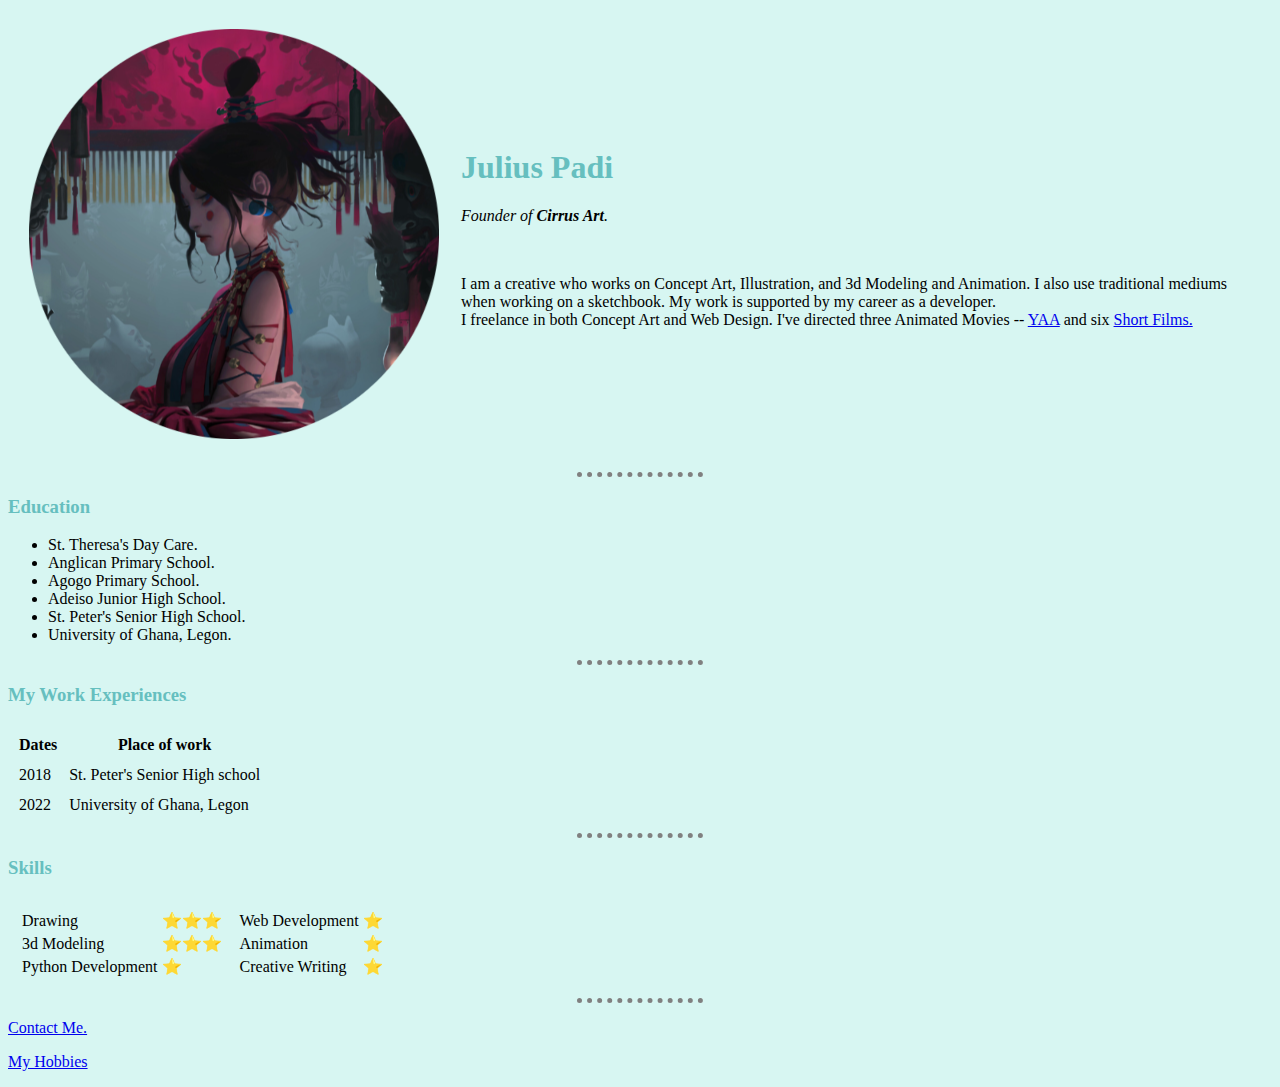
<file: index.html>
<!DOCTYPE html>
<html lang="en">
<head>
    <meta charset="UTF-8">
    <meta http-equiv="X-UA-Compatible" content="IE=edge">
    <meta name="viewport" content="width=device-width, initial-scale=1.0">
    <title>😎 Julius' Personal Site</title>
    <link rel="stylesheet" href="css/styles.css">
</head>
<body>
    <table cellspacing = "20">
        <tr>
            <td>    <img src="images/profile_pic-modified (1).png" alt="Yep, that's me.">
            </td>
            <td>
                <h1>Julius Padi</h1>
                <p><em>Founder of <strong>Cirrus Art</strong>.</em></p>
                <br>
                <p>I am a creative who works on Concept Art, Illustration, and 3d Modeling and Animation. I also
                use traditional mediums when working on a sketchbook. My work is supported by my career as a developer. <br>I
                freelance in both Concept Art and Web Design. I've directed three Animated Movies -- <a href="#">YAA</a>
                and six <a href="#">Short Films.</a>
                </p>
            </td>
        </tr>
    </table>
    <hr>
    <h3>Education</h3>
    <p>
         <ul>
            <li>St. Theresa's Day Care.</li>
            <li>Anglican Primary School.</li>
            <li>Agogo Primary School.</li>
            <li>Adeiso Junior High School.</li>
            <li>St. Peter's Senior High School.</li>
            <li>University of Ghana, Legon.</li>
         </ul>
    <hr>
    <h3>My Work Experiences</h3>     
     <table cellspacing = "10">
        <thead>
            <th>Dates</th>
            <th>Place of work</th>
        </thead>
         <tbody>
            <tr>
                <td>2018</td>
                <td>St. Peter's Senior High school</td>
            </tr>
            <tr>
                <td>2022</td>
                <td>University of Ghana, Legon</td>
            </tr>        
         </tbody>
     </table>
     <hr>
     <h3>Skills</h3>
     <table cellspacing = "10" >
        <tr>
            <td>
                <table>
                    <tr>
                        <td>Drawing</td>
                        <td>⭐⭐⭐</td>
                    </tr>
                    <tr>
                        <td>3d Modeling</td>
                        <td>⭐⭐⭐</td>
                    </tr>
                    <tr>
                        <td>Python Development</td>
                        <td>⭐</td>
                    </tr>
                </table>
            </td>
            <td>
                <table>
                    <tr>
                        <td>Web Development</td>
                        <td>⭐</td>
                    </tr>
                    <tr>
                        <td>Animation</td>
                        <td>⭐</td>
                    </tr>
                    <tr>
                        <td>Creative Writing</td>
                        <td>⭐</td>
                    </tr>
                </table>
            </td>
        </tr>
     </table>
     <hr>
     <p>
        <a href="contacts.html">Contact Me.</a>
    </p>
    <p><a href="hobbies.html">My Hobbies</a></p>


</body>
</html>
</file>
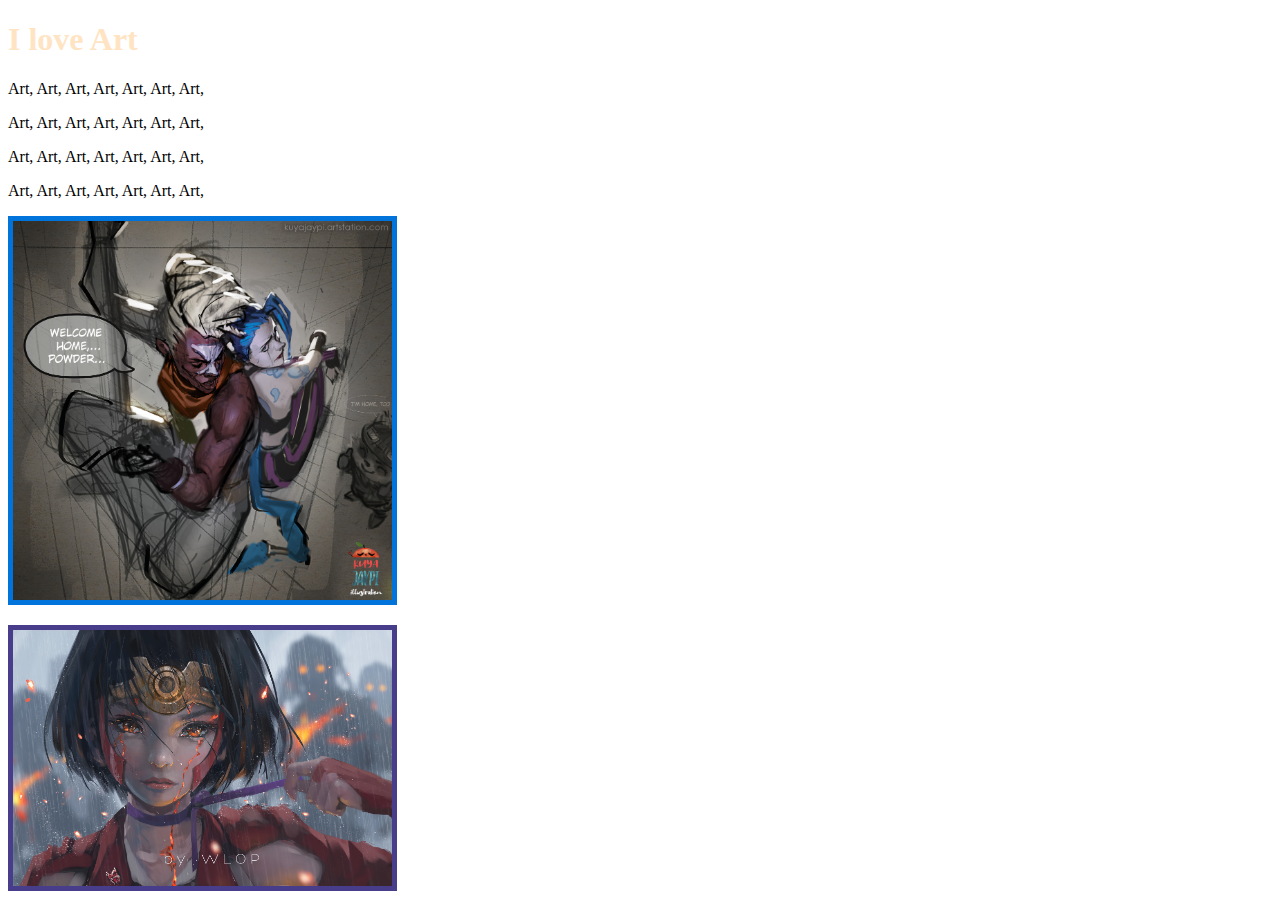
<file: Art/index.html>
<!DOCTYPE html>
<html lang="en">
<head>
    <meta charset="UTF-8">
    <meta http-equiv="X-UA-Compatible" content="IE=edge">
    <meta name="viewport" content="width=device-width, initial-scale=1.0">
    <link rel="stylesheet" href="styles.css">
    <title>Document</title>
</head>
<body>
    <h1 id="heading">I love Art</h1>

    <p>Art, Art, Art, Art, Art, Art, Art,</p>
    <p>Art, Art, Art, Art, Art, Art, Art,</p>
    <p>Art, Art, Art, Art, Art, Art, Art,</p>
    <p>Art, Art, Art, Art, Art, Art, Art,</p>

    <p><img class="first-picture" src="artpic.jpg" alt="Picture of Jinx and Ekko"></p>
    <p><img class="second-picture" src="artpic2.jpg" alt="Picture of a cute girl"></p>
</body>
</html>
</file>
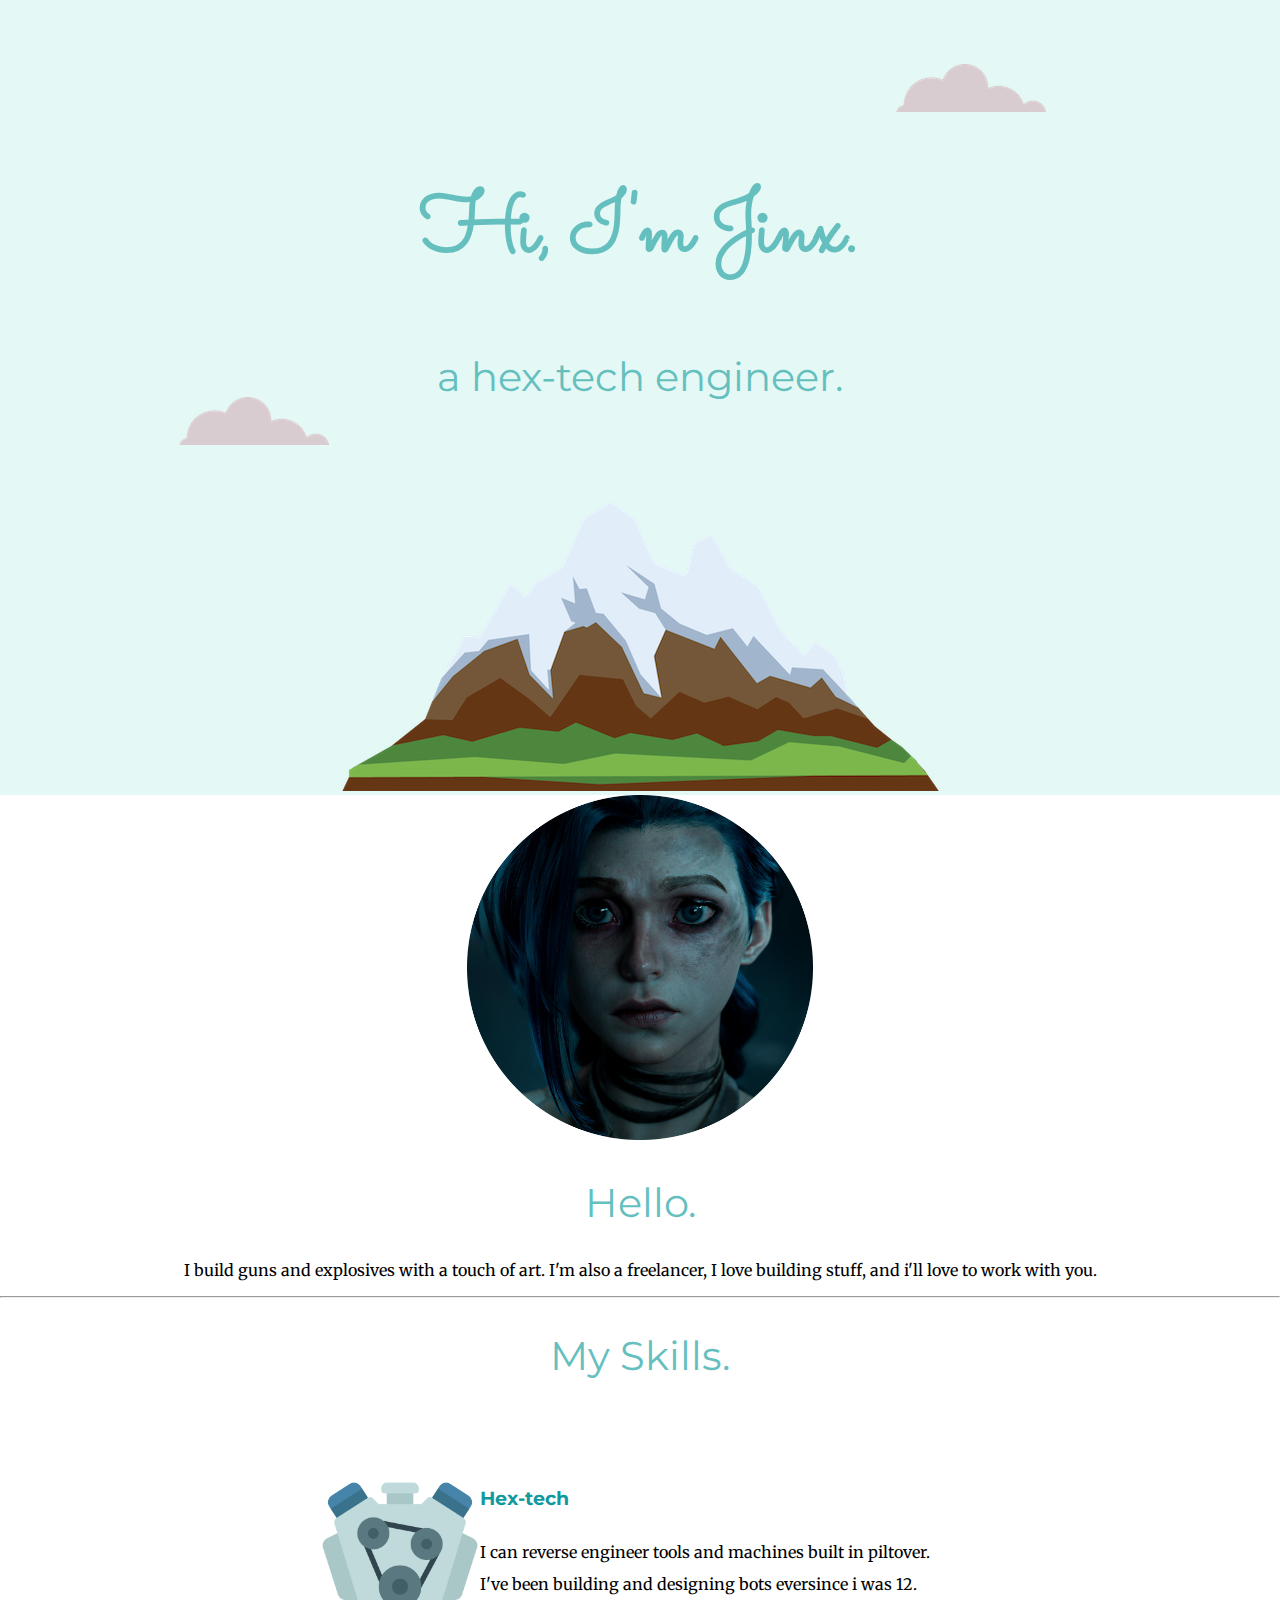
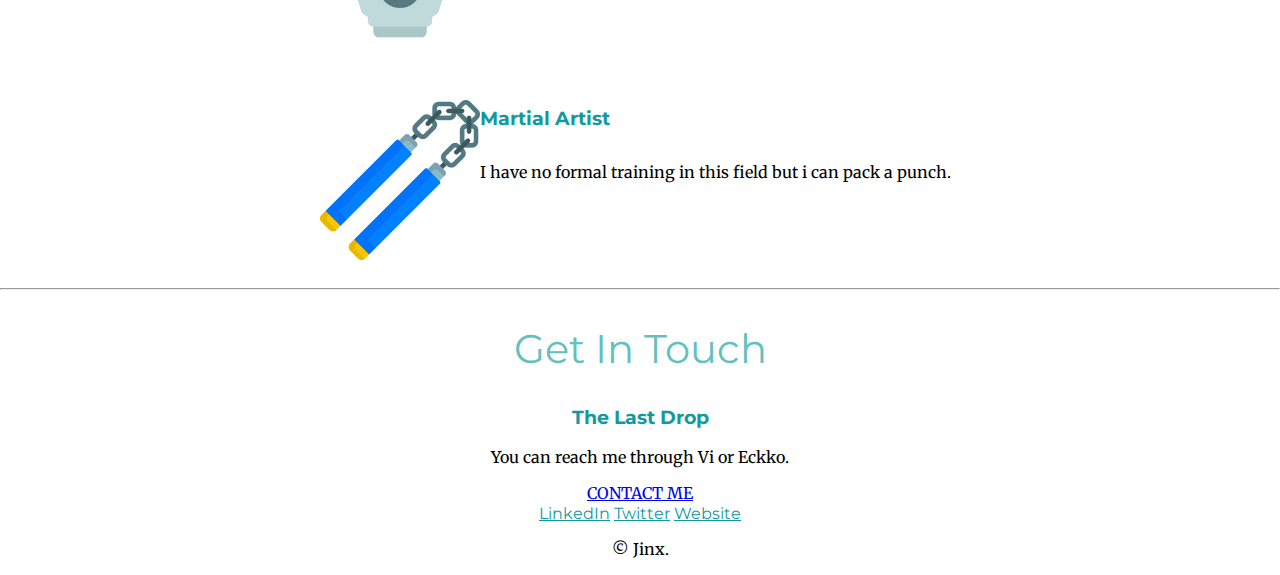
<file: CSS - My Site/index.html>
<!DOCTYPE html>
<html lang="en">
  <head>
    <meta charset="UTF-8" />
    <meta http-equiv="X-UA-Compatible" content="IE=edge" />
    <meta name="viewport" content="width=device-width, initial-scale=1.0" />
    <link rel="stylesheet" href="css/styles.css" />
    <link rel="icon" href="images/favicon.ico" />
    <link rel="preconnect" href="https://fonts.googleapis.com" />
    <link rel="preconnect" href="https://fonts.gstatic.com" crossorigin />
    <link
      href="https://fonts.googleapis.com/css2?family=Merriweather:ital@1&family=Montserrat&family=Sacramento&display=swap"
      rel="stylesheet"
    />

    <title>Jinx</title>
  </head>

  <body>
    <div class="top-container">
      <img class="top-image" src="images/cloud.png" alt="cloud-image" />
      <h1>Hi, I'm Jinx.</h1>
      <h2>a hex-tech engineer.</h2>
      <img class="bottom-image" src="images/cloud.png" alt="mountain-img" />
      <img class="mountain" src="images/mountain.png" alt="" />
    </div>
    <div class="middle-container">
      <div class="profile">
        <img class="profile-pic" src="images/profile-pic1.png" alt="" />
        <h2>Hello.</h2>
        <p>
          I build guns and explosives with a touch of art. I'm also a freelancer, I love building stuff, and i'll love to work with you.
        </p>
      </div>
      <hr />
      <div class="skills">
        <h2>My Skills.</h2>
        <div class="skill-row">
          <img class="skill-pic" src="images/car-engine.png" alt="" />
          <h3>Hex-tech</h3>
          <p>
            I can reverse engineer tools and machines built in piltover. I've been building and designing bots eversince i was 12.
          </p>
        </div>
        <div class="skill-row">
          <img class="skill-pic" src="images/nunchaku.png" alt="" />
          <h3>Martial Artist</h3>
          <p>
            I have no formal training in this field but i can pack a punch.
          </p>
        </div>
      </div>
      <hr />
      <div class="contact-me">
        <h2>Get In Touch</h2>
        <h3>The Last Drop</h3>
        <p>
          You can reach me through Vi or Eckko.
        </p>
        <a class="btn" href="mailto:name@email.com">CONTACT ME</a>
      </div>
    </div>

    <div class="bottom-container">
      <a class="footer-link" href="https://www.linkedin.com/">LinkedIn</a>
      <a class="footer-link" href="https://twitter.com/">Twitter</a>
      <a class="footer-link" href="https://www.appbrewery.co/">Website</a>
      <p>© Jinx.</p>
    </div>
  </body>
</html>
</file>
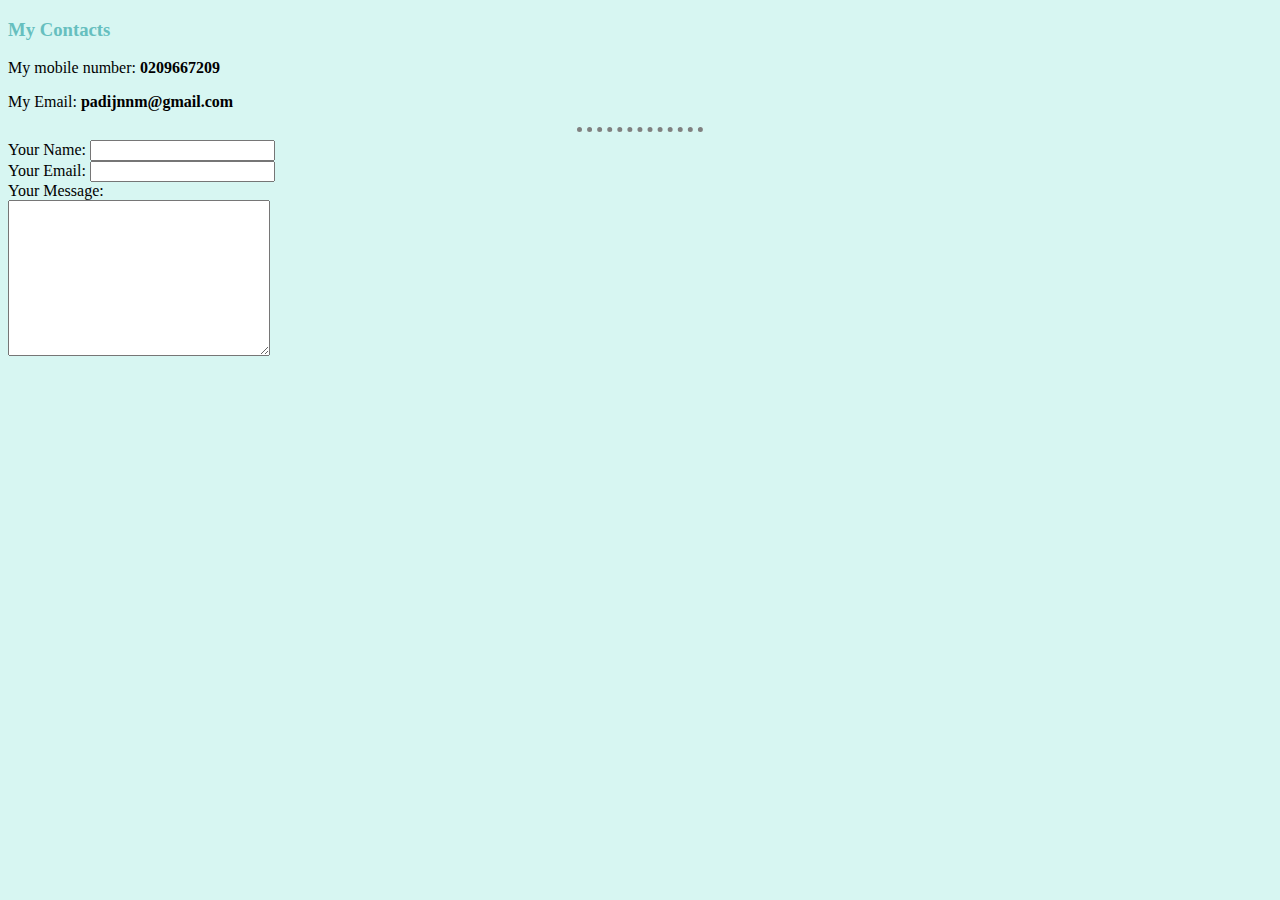
<file: contacts.html>
<!DOCTYPE html>
<html lang="en">
<head>
    <meta charset="UTF-8">
    <meta http-equiv="X-UA-Compatible" content="IE=edge">
    <meta name="viewport" content="width=device-width, initial-scale=1.0">
    <title>My Contacts</title>
    <link rel="stylesheet" href="css/styles.css">
</head>
<body>
    <h3>My Contacts</h3>
    <p>
        My mobile number: <strong>0209667209</strong>
    </p>
    <p>
        My Email: <strong>padijnnm@gmail.com</strong>
    </p>
    <hr>
    <form action="mailto:info@cirrusart.com" method="post" enctype="text/plain">
        <label for="">Your Name: </label>
        <input type="text" name="yourName" id="">
        <br>
        <label for="">Your Email: </label>
        <input type="email" name="yourEmail" id="">
        <br>
        <label for="">Your Message: </label>
        <br>
        <textarea name="message" id="" cols="30" rows="10"></textarea>
    </form>
</body>
</html>
</file>
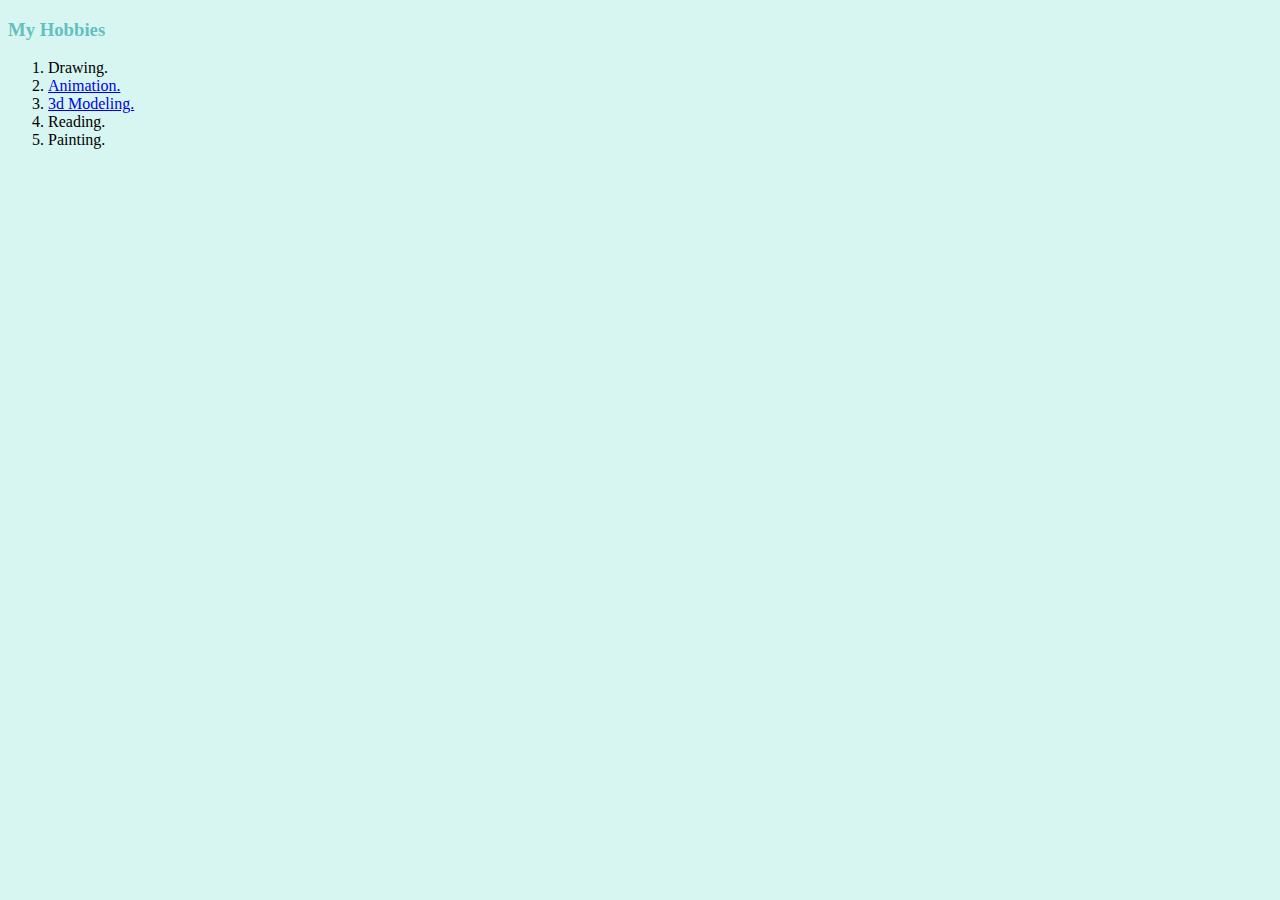
<file: hobbies.html>
<!DOCTYPE html>
<html lang="en">
<head>
    <meta charset="UTF-8">
    <meta http-equiv="X-UA-Compatible" content="IE=edge">
    <meta name="viewport" content="width=device-width, initial-scale=1.0">
    <link rel="stylesheet" href="css/styles.css">
    <title>Hobbies</title>
</head>
<body>
    <h3>My Hobbies</h3>
    <ol type="1">
       <li>Drawing.</li>
       <li><a href="#">Animation.</a></li>
       <li><a href="#">3d Modeling.</a></li>
       <li>Reading.</li>
       <li>Painting.</li>
    </ol>
</body>
</html>
</file>
<file: css/styles.css>
body {
    background-color: rgb(215, 246, 242);
}

hr {
    border-style: dotted none none;
    border-width: 5px;
    color: grey;
    width: 10%;
    }

h3, h1 {
    color: #66BFBF;
}
</file>
<file: Art/styles.css>
h1 {
    color: brown;
}

img {
    height: 30%;
    width: 30%;
}

img:hover {
    border-color: gold;
}

#heading {
    color: bisque;
}

.first-picture {
    border-style: solid;
    border-width: 5px;
    border-color: rgb(0, 116, 218);
}

.second-picture {
    border-style: solid;
    border-width: 5px;
    border-color: darkslateblue;
}
</file>
<file: CSS - My Site/css/styles.css>
body {
    margin: 0;
    text-align: center;
    font-family: 'Merriweather', serif;
}

h1 {
    color: #66BFBF;
    font-size: 5.265rem;
    margin: 50px auto 0 auto;
    font-family: 'Sacramento', cursive;
    line-height: 2;
}

h2 {
    color: #66BFBF;
    font-size: 2.5rem;
    font-family: 'Montserrat', sans-serif;
    font-weight: normal;
}

h3 {
    color: #11999E;
    font-family: 'Montserrat', sans-serif;
}

div {
    position: relative;
}

.top-container {
    background-color: #e4f9f5;
    padding-top: 100px;
}

.middle-container {
    
}

.bottom-container {
    
}

.top-image {
    position: absolute;
    top: 8%;
    left: 70%;

}

.bottom-image {
    position: absolute;
    top: 50%;
    left: 14%;
}

.footer-link {
    color: #11999E;
    font-family: 'Montserrat', sans-serif;
}

.skill-row {
    display: block;
    position: relative;
    margin: 100px auto;
    width: 50%;
    text-align: left;
    line-height: 2;
}

.skill-row p {
    margin-left: 2rem;
}

.skill-pic {
    width: 25%;
    float: left;
}

.profile-pic {
    width: 27%;
}
</file>
